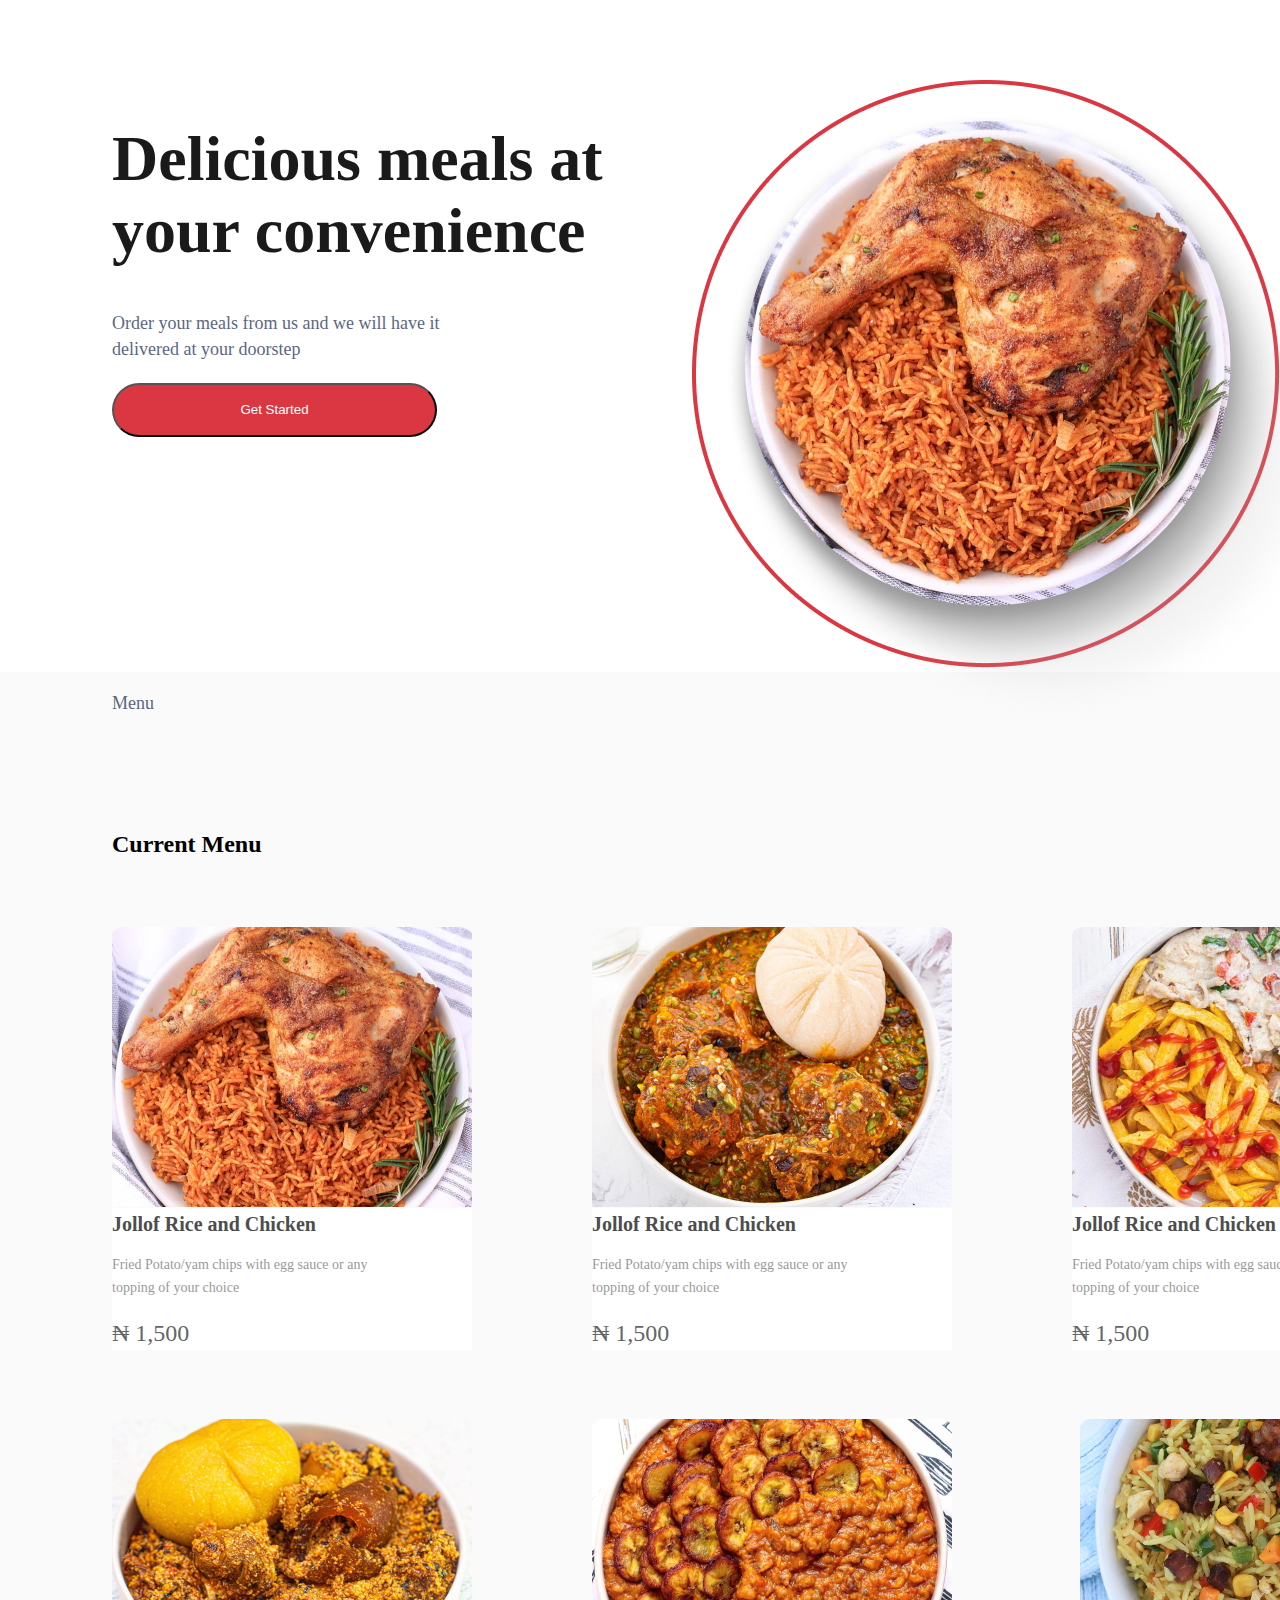
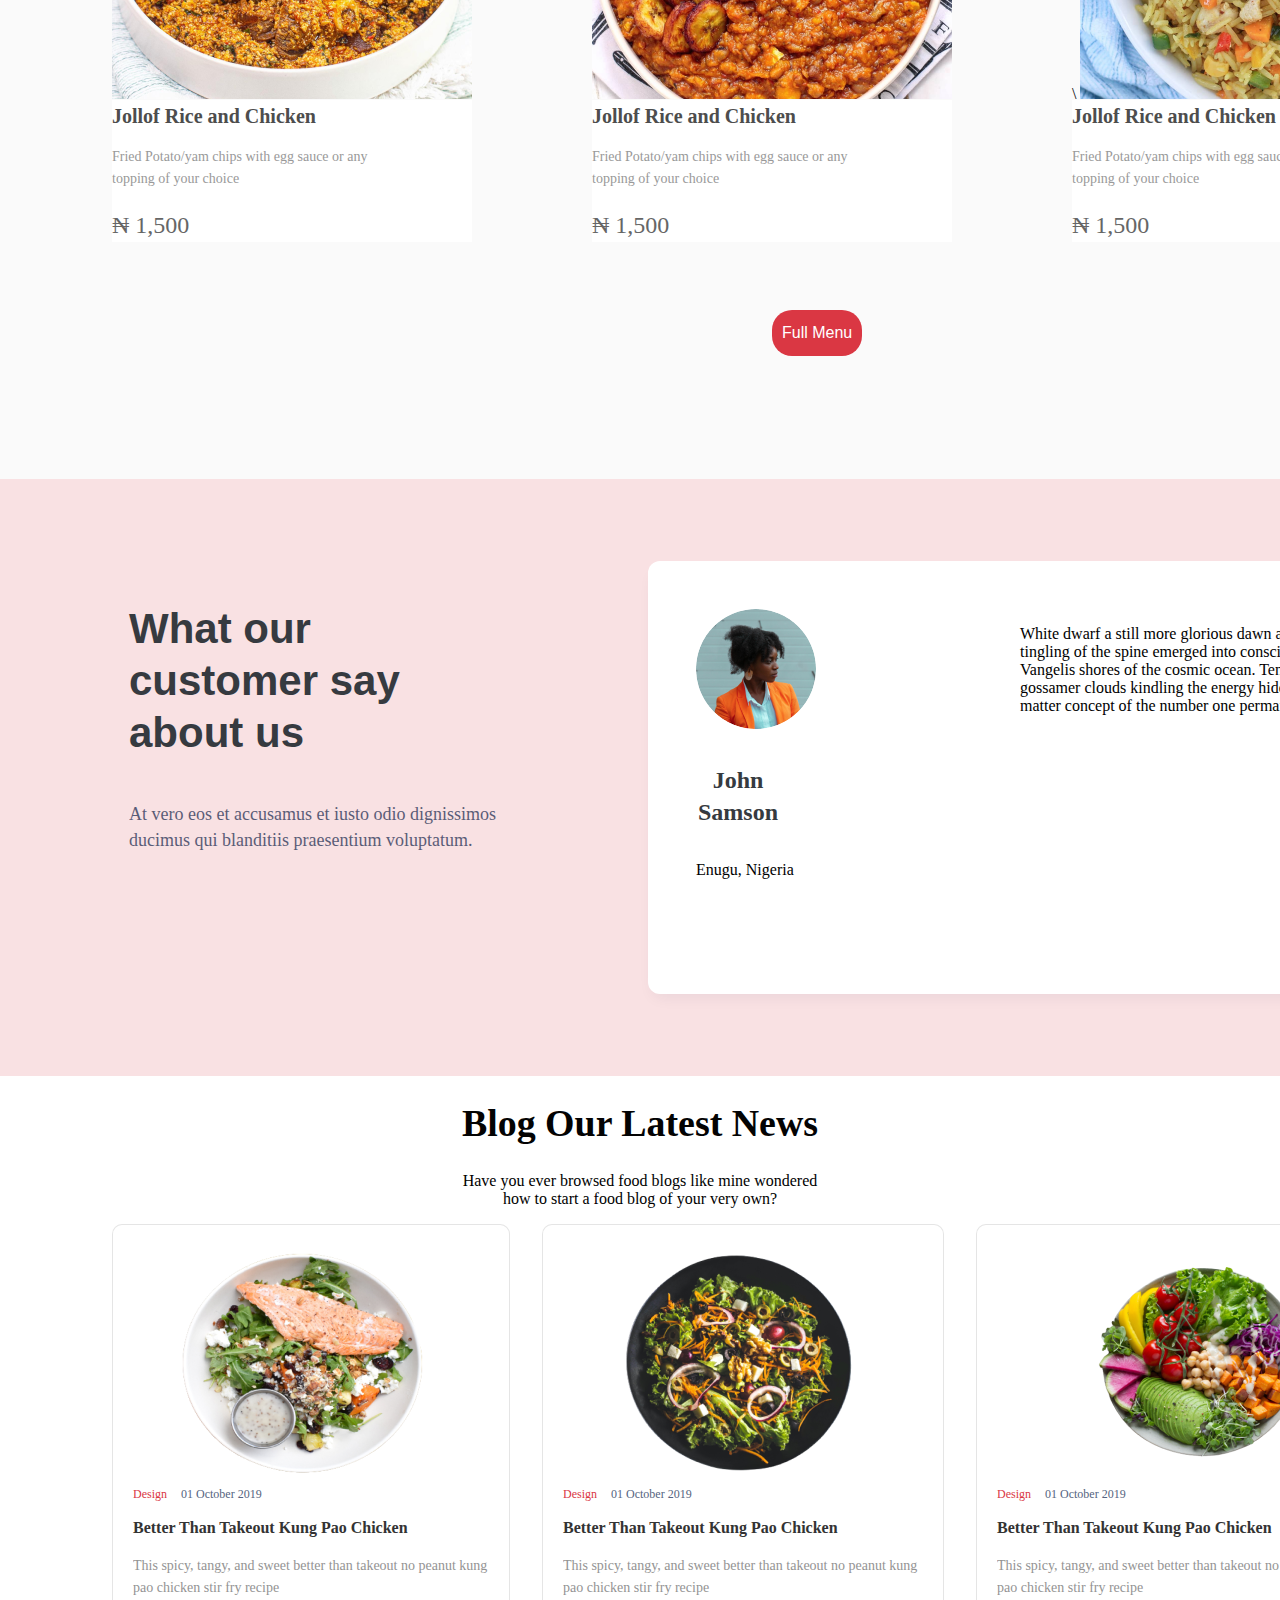
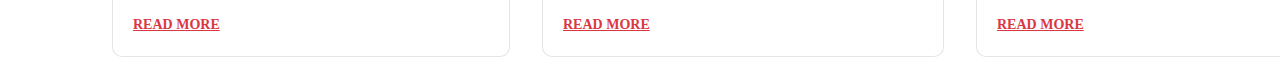
<file: Index.html>
<!DOCTYPE html>
<html lang="en">
<head>
    <meta charset="UTF-8">
    <meta http-equiv="X-UA-Compatible" content="IE=edge">
    <meta name="viewport" content="width=device-width, initial-scale=1.0">
    <title>Bezao task</title>
    <link rel="stylesheet" href="style.css">
</head>
<body>
    <div class="container">
        <div class="row-one">
            <div class="column-one">
                <h1>Delicious meals at your convenience</h1>
                <p>Order your meals from  us and we will have it delivered at your doorstep</p>
                <button> Get Started</button>
            </div>
            <div class="column-two">
                <img src="Image/Ellipse 1.png" alt="" class="image1">
                <img src="Image/Image1.png" alt="" class="image2">

            </div>
        </div>

            <div class="row-two">
               <div class="column-one"> <p>Menu</p></div> 
               <div class="column-two"></div>
               <div class="column-three"></div>

                <div class="column-one">
                <h2>Current Menu</h2>
                 </div>
                <div class="colum-two"></div>
                <div class="column-three"></div>
                
                    <div class="column-one">
                        <img src="Image/Image2.png" alt="">
                        <div class="alt">
                            <h1>Jollof Rice and Chicken</h1>
                            <p>Fried Potato/yam chips with egg sauce or any topping of your choice</p>
                            <h2> ₦ 1,500</h2>
                        </div>
                    </div>
                    <div class="column-two">
                        <img src="Image/Image3.png" alt="">
                        <div class="alt">
                            <h1>Jollof Rice and Chicken</h1>
                            <p>Fried Potato/yam chips with egg sauce or any topping of your choice</p>
                            <h2> ₦ 1,500</h2>
                        </div>
                    </div>
                    <div class="column-three">
                        <img src="Image/Image4.png" alt="">
                        <div class="alt">
                            <h1>Jollof Rice and Chicken</h1>
                            <p>Fried Potato/yam chips with egg sauce or any topping of your choice</p>
                            <h2> ₦ 1,500</h2>
                        </div>
                    </div>
                    

                   <div class="column-one">
                    <img src="Image/Image5.png" alt="">
                    <div class="alt">
                        <h1>Jollof Rice and Chicken</h1>
                        <p>Fried Potato/yam chips with egg sauce or any topping of your choice</p>
                        <h2> ₦ 1,500</h2>
                    </div>
                   </div>
                    <div class="column-two">
                        <img src="Image/Image6.png" alt="">
                        <div class="alt">
                            <h1>Jollof Rice and Chicken</h1>
                            <p>Fried Potato/yam chips with egg sauce or any topping of your choice</p>
                            <h2> ₦ 1,500</h2>
                        </div>
                    </div>
                    <div class="column-three">\
                        <img src="Image/Image7.png" alt="">
                        <div class="alt">
                            <h1>Jollof Rice and Chicken</h1>
                            <p>Fried Potato/yam chips with egg sauce or any topping of your choice</p>
                            <h2> ₦ 1,500</h2>
                        </div>
                    </div>
                <div class="column-one"></div>
                <div class="column-two center">
                    <button>Full Menu</button>
                </div>
                <div class="column-three"></div>
            </div>

            <div class="row-three">
                <div class="column-one">
                    <h3>What our customer say about us</h3>
                    <p>At vero eos et accusamus et iusto odio dignissimos ducimus qui blanditiis praesentium voluptatum.</p>
                  
                </div>
                <div class="column-two">
                    <div class="inner-column1">
                        <img src="Image/Image8.png" alt="" class="testimonial-image">
                        <h4>John Samson</h4>
                        <p>Enugu, Nigeria</p>
                    </div>
                    <div class="inner-column2">
                        <p>
                            White dwarf a still more glorious dawn awaits tingling of the spine emerged into consciousness Vangelis shores of the cosmic ocean. Tendrils of gossamer clouds kindling the energy hidden in matter concept of the number one permanence.
                        </p>
                    </div>
               

                </div>
            </div>

            <div class="row-four">
                <div class="heading">
                    <h1>Blog Our Latest News</h1>
                    <p>Have you ever browsed food blogs like mine wondered<br> how to start a food blog of your very own?</p>
                </div>
                <div class="sub-row">
                    <div class="column-one">
                        <img src="Image/Image9.png" alt="">
                        <div class="description">
                            <span class="pink">Design</span>
                            <span class="grey">01 October 2019</span>

                            <h1>Better Than Takeout Kung Pao Chicken</h1>
                            <p>This spicy, tangy, and sweet better than takeout no peanut kung pao chicken stir fry recipe </p>
                                <a href="">READ MORE</a>
                        </div>

                        
                    </div>
                    <div class="column-two">
                        <img src="Image/Image10.png" alt="">
                        <div class="description">
                            <span class="pink">Design</span>
                            <span class="grey">01 October 2019</span>

                            <h1>Better Than Takeout Kung Pao Chicken</h1>
                            <p>This spicy, tangy, and sweet better than takeout no peanut kung pao chicken stir fry recipe </p>
                                <a href="">READ MORE</a>
                        </div>
                    </div>
                    <div class="column-three">
                        <img src="Image/Image11.png" alt="">
                        <div class="description">
                            <span class="pink">Design</span>
                            <span class="grey">01 October 2019</span>

                            <h1>Better Than Takeout Kung Pao Chicken</h1>
                            <p>This spicy, tangy, and sweet better than takeout no peanut kung pao chicken stir fry recipe </p>
                                <a href="">READ MORE</a>
                        </div>
                    </div>
                </div>
                <div class="footer">
                    <div class="row-5">
                        <div class="column-one"></div>
                        <div class="column0fuve"></div>
                    </div>
                </div>

            </div>
      
    </div>
</body>
</html>
</file>
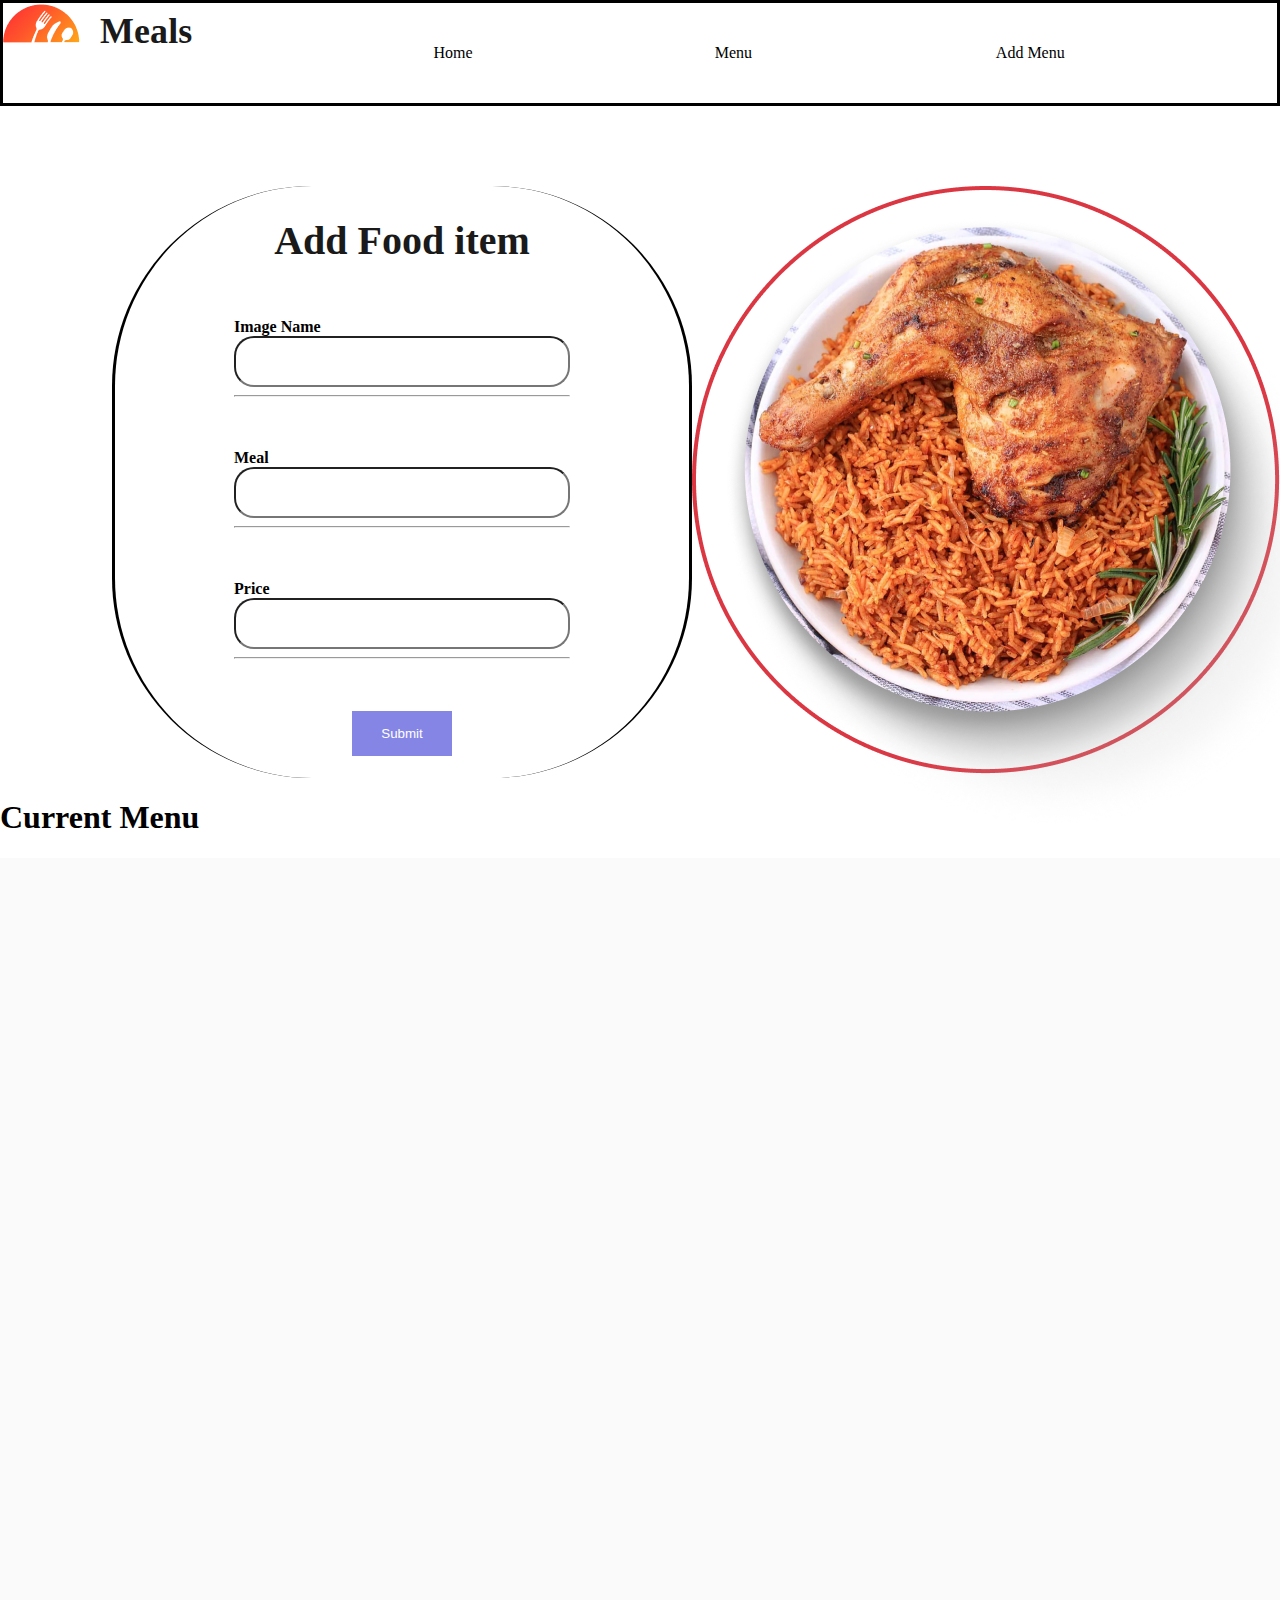
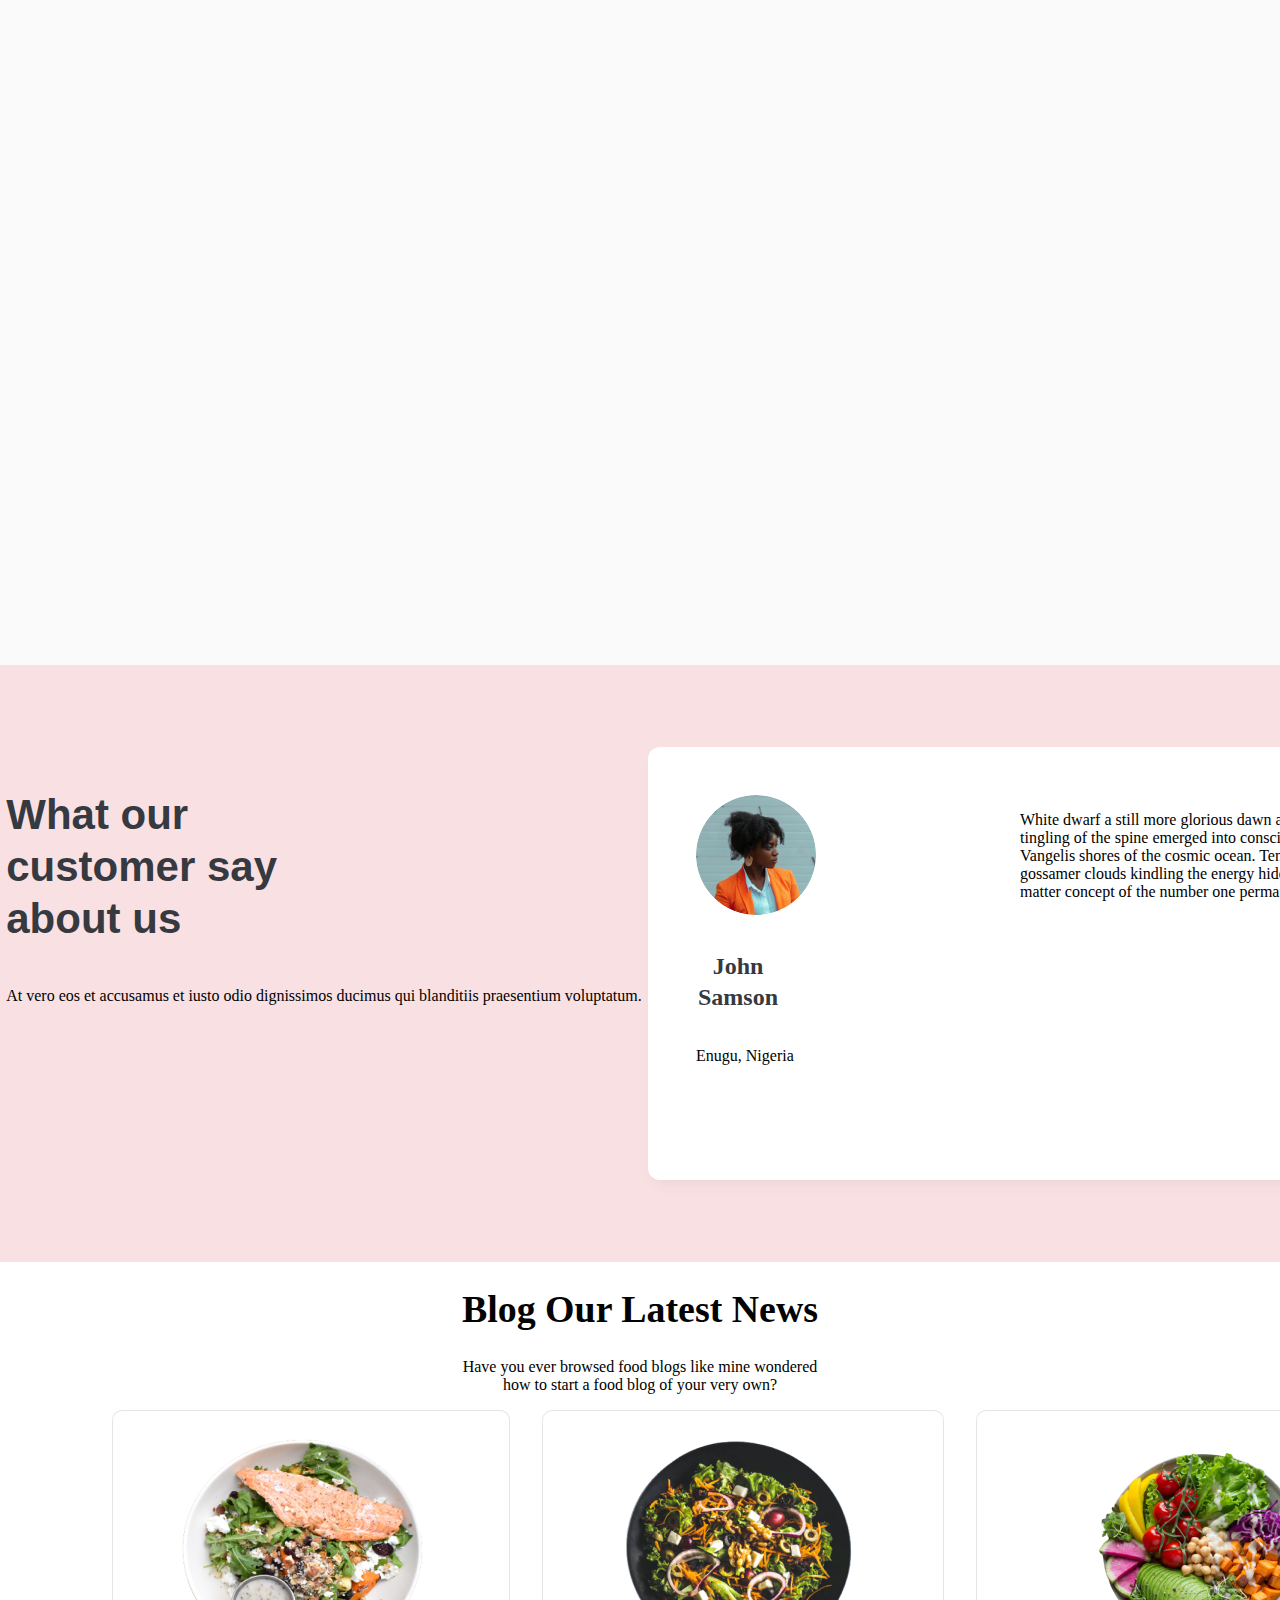
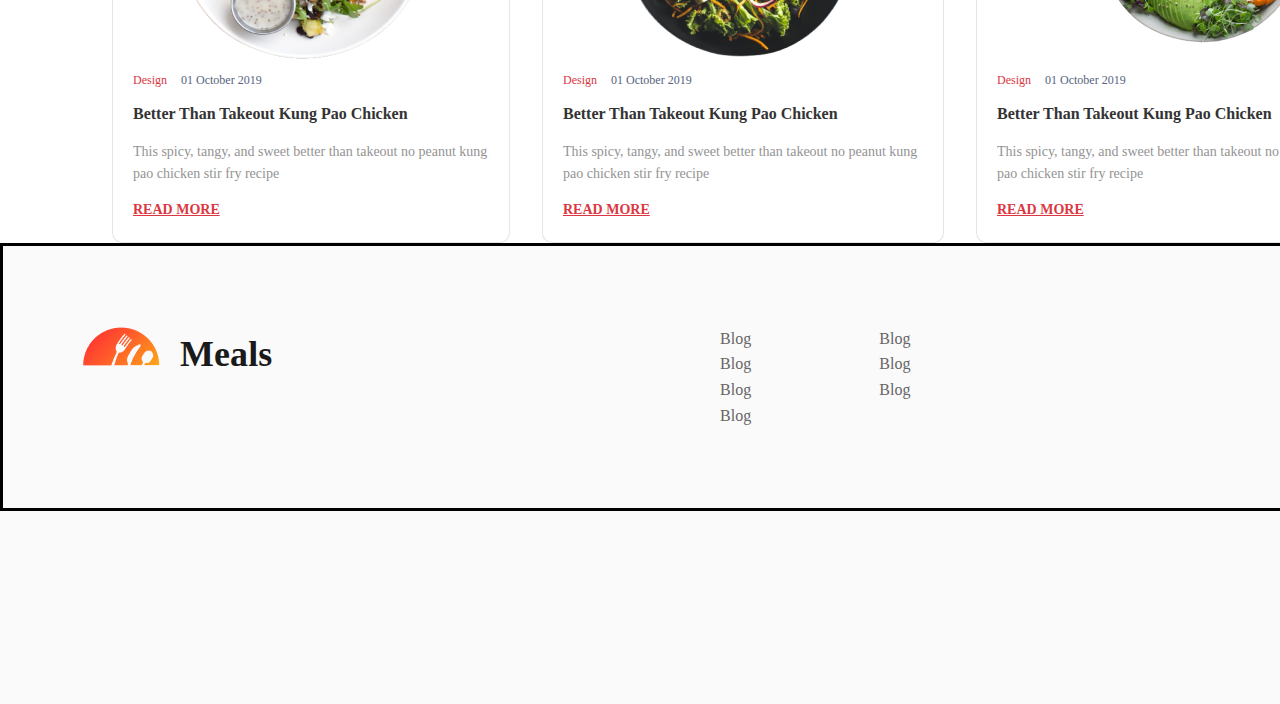
<file: Frontend2/Index.html>
<!DOCTYPE html>
<html lang="en">
<head>
    <meta charset="UTF-8">
    <meta http-equiv="X-UA-Compatible" content="IE=edge">
    <meta name="viewport" content="width=device-width, initial-scale=1.0">
    <title>Bezao task</title>
    <link rel="stylesheet" href="style.css">
</head>
<body>
    <div class="container">
        <div class="header">
            <div class="logo">
                <img src="Image/Image12.png" alt="">
                <span class="footer-meals">Meals</span>

            </div>
            <div class="nav">
              
                  <div><span>Home</span></div>
                  <div><span>Menu</span></div>
                  <div><span>Add Menu</span></div>
            </div>

             
        </div>

        <div class="row-one">
            <div class="column-one">
                <h1>Add Food item</h1>
               
                    <div class="one">
                    <label for="">Image Name</label><br>
                    <input type="text" name="Image" id="ImageName"><br>
                <hr>
                </div>

                <div class="one">
                    <label for="">Meal</label><br>
                    <input type="text" name="Image" id="Meal"><br>
                <hr>
                </div>

                <div class="one">
                    <label for="">Price</label><br>
                    <input type="text" name="Image" id="price"><br>
               <hr>
                </div>
                <div class="one">
                    <button onclick="submit()">Submit</button>
                </div>
               
            </div>
            <div class="column-two">
                <img src="Image/Ellipse 1.png" alt="" class="image1">
                <img src="Image/Image1.png" alt="" class="image2">

            </div>
        </div>
                <h1>Current Menu</h1>
            <div class="row-two" id="menurow">
               
            </div>
        

            <div class="row-three">
                <div class="column-one">
                    <h3>What our customer say about us</h3>
                    <p>At vero eos et accusamus et iusto odio dignissimos ducimus qui blanditiis praesentium voluptatum.</p>
                  
                </div>
                <div class="column-two">
                    <div class="inner-column1">
                        <img src="Image/Image8.png" alt="" class="testimonial-image">
                        <h4>John Samson</h4>
                        <p>Enugu, Nigeria</p>
                    </div>
                    <div class="inner-column2">
                        <p>
                            White dwarf a still more glorious dawn awaits tingling of the spine emerged into consciousness Vangelis shores of the cosmic ocean. Tendrils of gossamer clouds kindling the energy hidden in matter concept of the number one permanence.
                        </p>
                    </div>
               

                </div>
            </div>

            <div class="row-four">
                <div class="heading">
                    <h1>Blog Our Latest News</h1>
                    <p>Have you ever browsed food blogs like mine wondered<br> how to start a food blog of your very own?</p>
                </div>
                <div class="sub-row">
                    <div class="column-one">
                        <img src="Image/Image9.png" alt="">
                        <div class="description">
                            <span class="pink">Design</span>
                            <span class="grey">01 October 2019</span>

                            <h1>Better Than Takeout Kung Pao Chicken</h1>
                            <p>This spicy, tangy, and sweet better than takeout no peanut kung pao chicken stir fry recipe </p>
                                <a href="">READ MORE</a>
                        </div>

                        
                    </div>
                    <div class="column-two">
                        <img src="Image/Image10.png" alt="">
                        <div class="description">
                            <span class="pink">Design</span>
                            <span class="grey">01 October 2019</span>

                            <h1>Better Than Takeout Kung Pao Chicken</h1>
                            <p>This spicy, tangy, and sweet better than takeout no peanut kung pao chicken stir fry recipe </p>
                                <a href="">READ MORE</a>
                        </div>
                    </div>
                    <div class="column-three">
                        <img src="Image/Image11.png" alt="">
                        <div class="description">
                            <span class="pink">Design</span>
                            <span class="grey">01 October 2019</span>

                            <h1>Better Than Takeout Kung Pao Chicken</h1>
                            <p>This spicy, tangy, and sweet better than takeout no peanut kung pao chicken stir fry recipe </p>
                                <a href="">READ MORE</a>
                        </div>
                    </div>
                </div>
                <div class="footer">
                    <div class="row-five">
                        <div class="column-one"> 
                            <img src="Image/Image12.png" alt="">
                            <span class="footer-meals">Meals</span>
                        </div>


                        <div class="column-two links">
                            <div class="link">
                                <a href=""> Blog</a>
                                <br>
                                <a href="">Blog</a>
                                <br>
                                <a href="">Blog</a>
                                <br>
                                <a href="">Blog</a>
                                <br>

                            </div>
                            <div class="linktwo">
                                <a href=""> Blog</a>
                                <br>
                                <a href="">Blog</a>
                                <br>
                                <a href="">Blog</a>
                                <br>

                            </div>
                        </div>
                        <div class="column-two"></div>
                    </div>
                </div>

            </div>
      
    </div>
  <script src="index.js"></script>
</body>
</html>
</file>
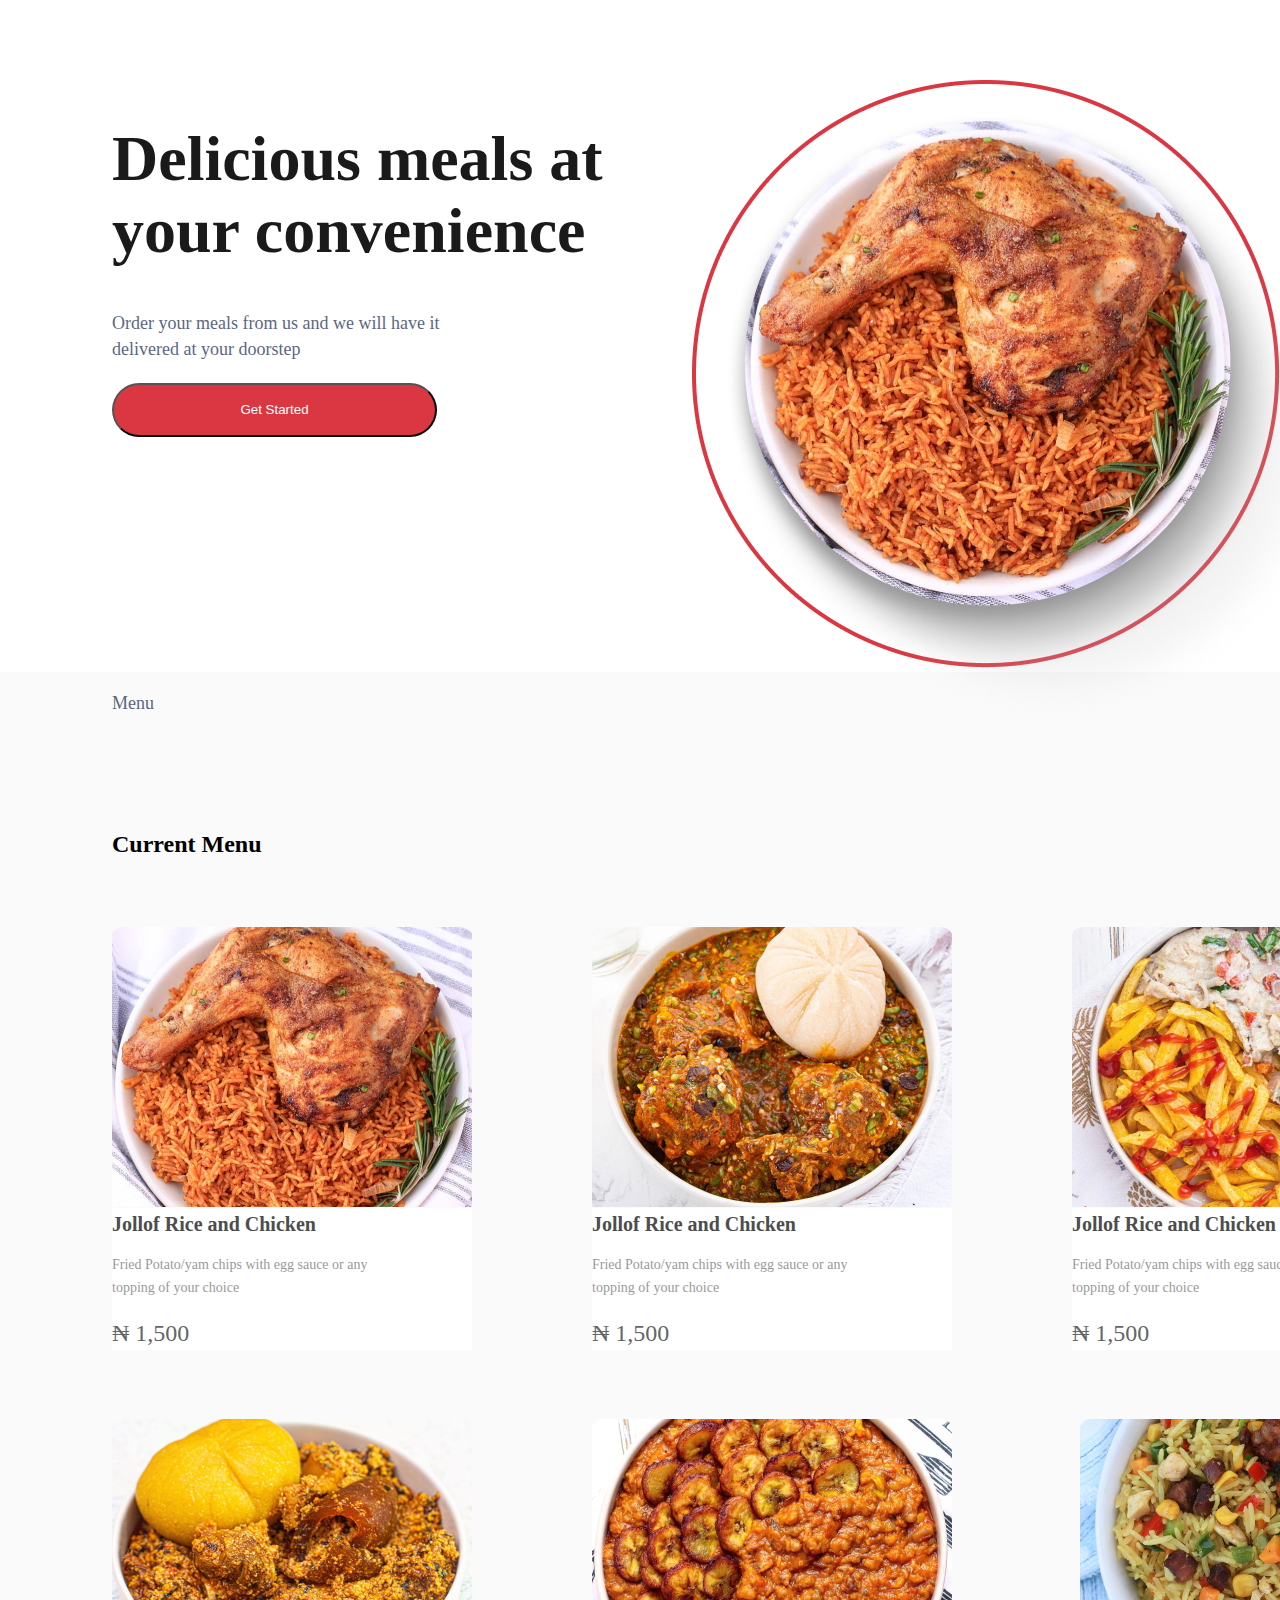
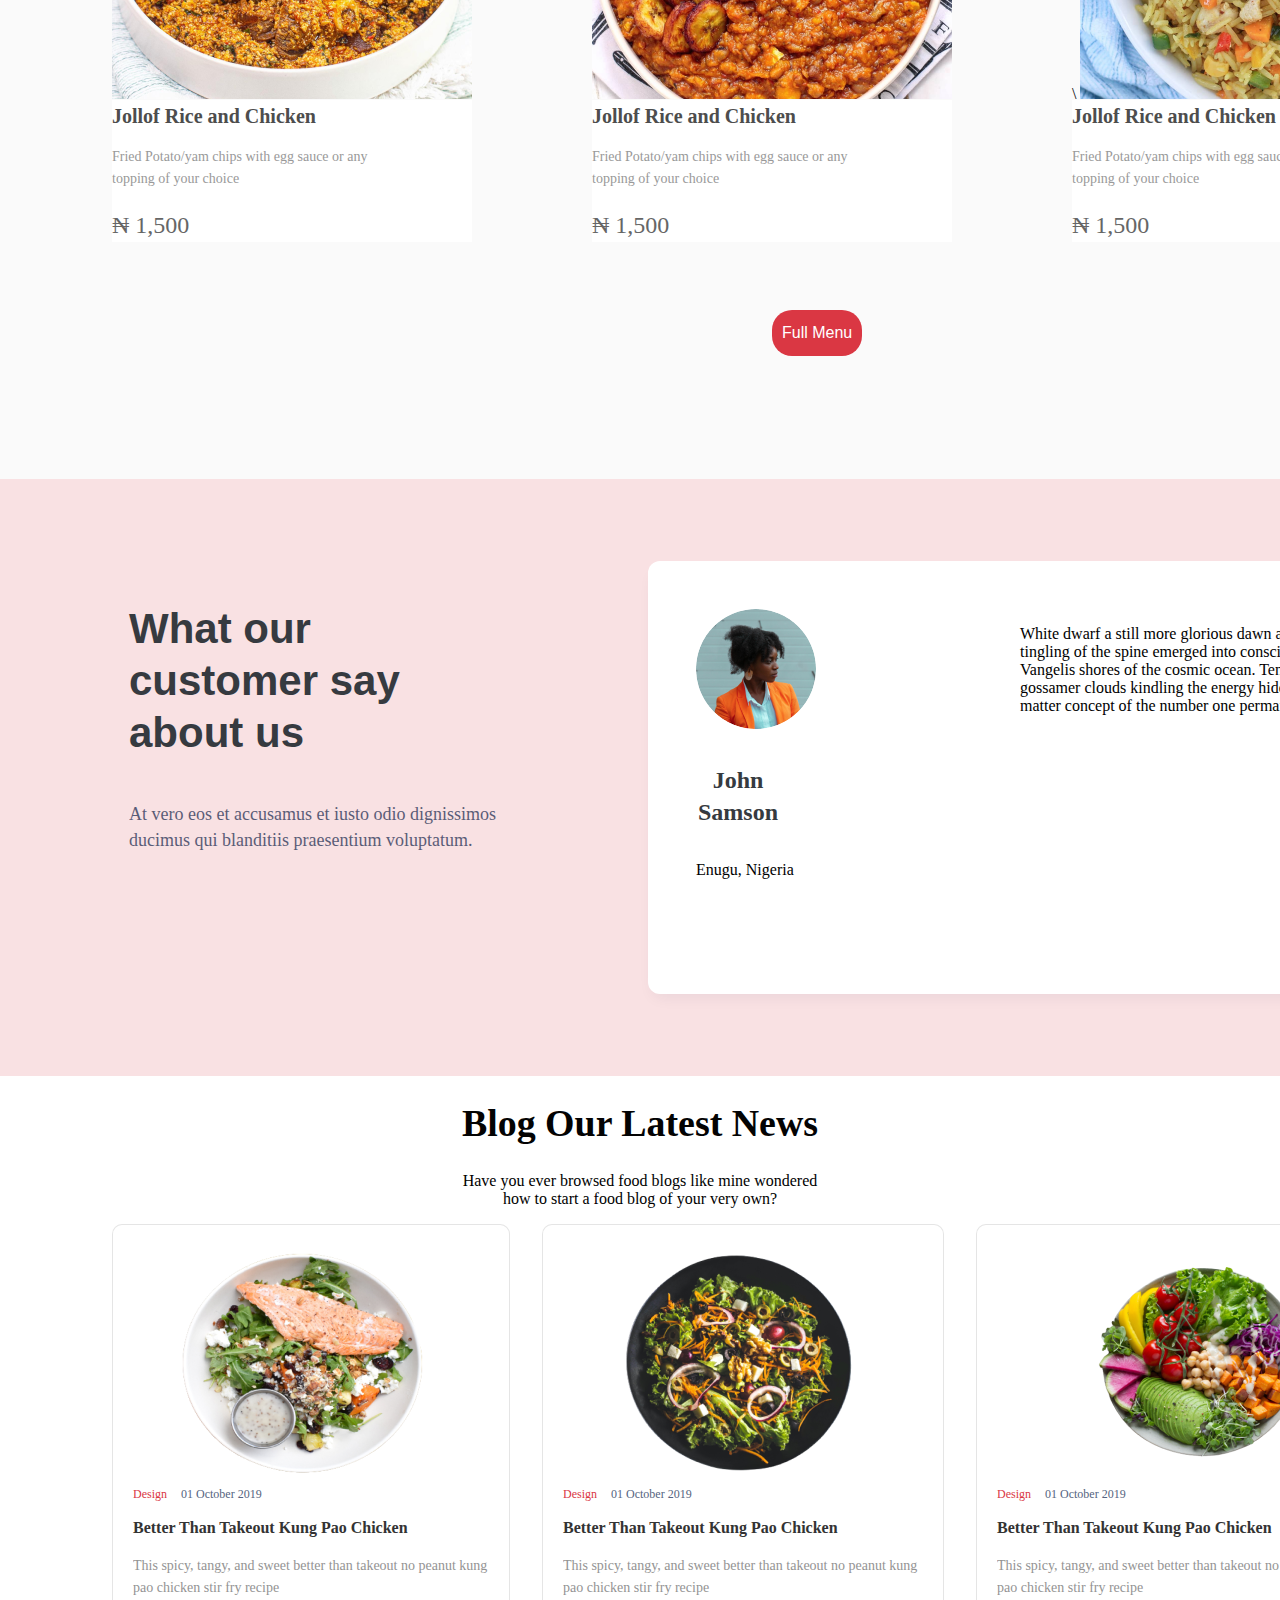
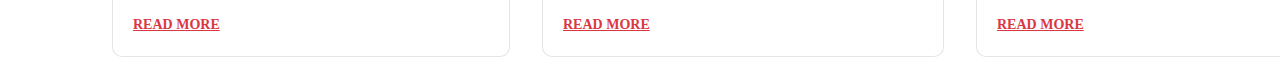
<file: Task one.html>
<!DOCTYPE html>
<html lang="en">
<head>
    <meta charset="UTF-8">
    <meta http-equiv="X-UA-Compatible" content="IE=edge">
    <meta name="viewport" content="width=device-width, initial-scale=1.0">
    <title>Bezao task</title>
    <link rel="stylesheet" href="style.css">
</head>
<body>
    <div class="container">
        <div class="row-one">
            <div class="column-one">
                <h1>Delicious meals at your convenience</h1>
                <p>Order your meals from  us and we will have it delivered at your doorstep</p>
                <button> Get Started</button>
            </div>
            <div class="column-two">
                <img src="Ellipse 1.png" alt="" class="image1">
                <img src="Image1.png" alt="" class="image2">

            </div>
        </div>

            <div class="row-two">
               <div class="column-one"> <p>Menu</p></div> 
               <div class="column-two"></div>
               <div class="column-three"></div>

                <div class="column-one">
                <h2>Current Menu</h2>
                 </div>
                <div class="colum-two"></div>
                <div class="column-three"></div>
                
                    <div class="column-one">
                        <img src="Image2.png" alt="">
                        <div class="alt">
                            <h1>Jollof Rice and Chicken</h1>
                            <p>Fried Potato/yam chips with egg sauce or any topping of your choice</p>
                            <h2> ₦ 1,500</h2>
                        </div>
                    </div>
                    <div class="column-two">
                        <img src="Image3.png" alt="">
                        <div class="alt">
                            <h1>Jollof Rice and Chicken</h1>
                            <p>Fried Potato/yam chips with egg sauce or any topping of your choice</p>
                            <h2> ₦ 1,500</h2>
                        </div>
                    </div>
                    <div class="column-three">
                        <img src="Image4.png" alt="">
                        <div class="alt">
                            <h1>Jollof Rice and Chicken</h1>
                            <p>Fried Potato/yam chips with egg sauce or any topping of your choice</p>
                            <h2> ₦ 1,500</h2>
                        </div>
                    </div>
                    

                   <div class="column-one">
                    <img src="Image5.png" alt="">
                    <div class="alt">
                        <h1>Jollof Rice and Chicken</h1>
                        <p>Fried Potato/yam chips with egg sauce or any topping of your choice</p>
                        <h2> ₦ 1,500</h2>
                    </div>
                   </div>
                    <div class="column-two">
                        <img src="Image6.png" alt="">
                        <div class="alt">
                            <h1>Jollof Rice and Chicken</h1>
                            <p>Fried Potato/yam chips with egg sauce or any topping of your choice</p>
                            <h2> ₦ 1,500</h2>
                        </div>
                    </div>
                    <div class="column-three">\
                        <img src="Image7.png" alt="">
                        <div class="alt">
                            <h1>Jollof Rice and Chicken</h1>
                            <p>Fried Potato/yam chips with egg sauce or any topping of your choice</p>
                            <h2> ₦ 1,500</h2>
                        </div>
                    </div>
                <div class="column-one"></div>
                <div class="column-two center">
                    <button>Full Menu</button>
                </div>
                <div class="column-three"></div>
            </div>

            <div class="row-three">
                <div class="column-one">
                    <h3>What our customer say about us</h3>
                    <p>At vero eos et accusamus et iusto odio dignissimos ducimus qui blanditiis praesentium voluptatum.</p>
                  
                </div>
                <div class="column-two">
                    <div class="inner-column1">
                        <img src="Image8.png" alt="" class="testimonial-image">
                        <h4>John Samson</h4>
                        <p>Enugu, Nigeria</p>
                    </div>
                    <div class="inner-column2">
                        <p>
                            White dwarf a still more glorious dawn awaits tingling of the spine emerged into consciousness Vangelis shores of the cosmic ocean. Tendrils of gossamer clouds kindling the energy hidden in matter concept of the number one permanence.
                        </p>
                    </div>
               

                </div>
            </div>

            <div class="row-four">
                <div class="heading">
                    <h1>Blog Our Latest News</h1>
                    <p>Have you ever browsed food blogs like mine wondered<br> how to start a food blog of your very own?</p>
                </div>
                <div class="sub-row">
                    <div class="column-one">
                        <img src="Image9.png" alt="">
                        <div class="description">
                            <span class="pink">Design</span>
                            <span class="grey">01 October 2019</span>

                            <h1>Better Than Takeout Kung Pao Chicken</h1>
                            <p>This spicy, tangy, and sweet better than takeout no peanut kung pao chicken stir fry recipe </p>
                                <a href="">READ MORE</a>
                        </div>

                        
                    </div>
                    <div class="column-two">
                        <img src="Image10.png" alt="">
                        <div class="description">
                            <span class="pink">Design</span>
                            <span class="grey">01 October 2019</span>

                            <h1>Better Than Takeout Kung Pao Chicken</h1>
                            <p>This spicy, tangy, and sweet better than takeout no peanut kung pao chicken stir fry recipe </p>
                                <a href="">READ MORE</a>
                        </div>
                    </div>
                    <div class="column-three">
                        <img src="Image11.png" alt="">
                        <div class="description">
                            <span class="pink">Design</span>
                            <span class="grey">01 October 2019</span>

                            <h1>Better Than Takeout Kung Pao Chicken</h1>
                            <p>This spicy, tangy, and sweet better than takeout no peanut kung pao chicken stir fry recipe </p>
                                <a href="">READ MORE</a>
                        </div>
                    </div>
                </div>
                <div class="footer">
                    <div class="row-5">
                        <div class="column-one"></div>
                        <div class="column0fuve"></div>
                    </div>
                </div>

            </div>
      
    </div>
</body>
</html>
</file>
<file: style.css>
body {
    margin: 0;
}
.container {
    background: white;

}
.row-one  {
    display:grid;
  background: #FFFFFF;
  grid-template-columns: 1fr 1fr;
  padding-top: 5rem;
  padding-left: 7rem;
}
.column-one>h1 {
    height: 144px;
    width: 551px;
    font-family: Cambria, Cochin, Georgia, Times, 'Times New Roman', serif;;
    font-style: normal;
    font-weight: 700;
    font-size: 64px;
    line-height: 112%;
    color: #1A1A1A;
    flex: none;
    order: 0;
    flex-grow: 0;

}
.column-one >p {
    width: 390px;
height: 55px;

font-family: 'Lato';
font-style: normal;
font-weight: 400;
font-size: 18px;
line-height: 145%;
/* or 26px */


color: #13254A;

mix-blend-mode: normal;
opacity: 0.7;

/* Inside auto layout */

flex: none;
order: 1;
flex-grow: 0;
   
    
}
.column-one>button {
    display: flex;
flex-direction: row;
justify-content: center;
align-items: center;
padding: 0px 16px;
gap: 16px;

position: absolute;
width: 325px;
height: 54px;
color:white;

background: #DA3743;
border-radius: 30px;

}

.row-one>.column-two {
    position: relative;
    top: 0;
    left: 0;
}
.image1 {
    position: relative;
  top: 0;
  left: 0;

}
.image2 {
    position: absolute;
    left: 2rem;
    top:2rem;

}

/*Css styles for row 2 */
.row-two {
    width: 1440px;
height: 1407px;
    background: #FAFAFA;
    padding-left: 7rem;
    display: grid;
    grid-template-columns: 2fr 2fr 2fr;
    

}
.alt {
    background: white;
    max-width: 360px;
    margin-top: -1rem;
    padding: 0;
}

.alt>h1 {
    width: 300px;
height: 32px;

/* HeadingMedium - H6/20/Bold */

font-family: 'Lato';
font-style: normal;
font-weight: 700;
font-size: 20px;
line-height: 160%;
/* identical to box height, or 32px */


/* Brainstorming Black/Tints/700 */

color: #4D4D4D;


/* Inside auto layout */

flex: none;
order: 0;
flex-grow: 0;
}
.alt>p {
    width: 300px;
height: 44px;

/* BodySmall/14/Book */

font-family: 'Lato';
font-style: normal;
font-weight: 400;
font-size: 14px;
line-height: 160%;
/* or 22px */


/* Brainstorming Black/Tints/400 */

color: #999999;


/* Inside auto layout */

flex: none;
order: 1;
flex-grow: 0;
}
.alt>h2 {
    width: 93px;
height: 32px;

/* HeadingLarge - H5/24/Medium */

font-family: 'Lato';
font-style: normal;
font-weight: 500;
font-size: 24px;
line-height: 132%;
/* identical to box height, or 32px */


/* Brainstorming Black/Tints/500 */

color: #666666;


/* Inside auto layout */

flex: none;
order: 0;
flex-grow: 0;
}
.center>button {
    background: #DA3743;   
font-family: 'Trebuchet MS', 'Lucida Sans Unicode', 'Lucida Grande', 'Lucida Sans', Arial, sans-serif;
font-style: normal;
font-weight: 500;
font-size: 16px;
line-height: 160%;
border-radius: 20px;
padding: 10px;
color: white;
border: none;


}
.center {
    width: 120px;
    height: 120px;
   margin: 0 auto;

}

/*Styling of third row*/
.row-three {
    background: #DA374326;
    width:1440px;
    height: 597px;
    display: grid;
    grid-template-columns: 1fr 1fr;
    align-content: center;
    justify-content: center;

}
.row-three>.column-one {
    margin: 0 auto;


}
.row-three>.column-two {
    background: white;
    padding: 3rem;
    display: grid;
    grid-template-columns: 1fr 1fr;
    width: 648px;
    height: 337px;
    box-shadow: 0px 8px 16px -6px rgba(24, 39, 75, 0.08);
border-radius: 12px;
margin-right: 3rem;
   
} 
.column-one>h3 {


font-family: Impact, Haettenschweiler, 'Arial Narrow Bold', sans-serif;
font-style: normal;
font-weight: 700;
font-size: 42px;
line-height: 124%;
width: 300px;

color: #363A40;

}
.inner-column1>h4 {
    width: 84px;
height: 64px;

/* HeadingLarge - H5/24/Bold */

font-family: 'Lato';
font-style: normal;
font-weight: 700;
font-size: 24px;
line-height: 132%;
/* or 32px */

text-align: center;

/* Fill/Black/100% */

color: #363A40;


/* Inside auto layout */

flex: none;
order: 1;
flex-grow: 0;

}
.testimonial-image {
    border-radius: 100px;
}

/*styling row4*/
.heading>h1 {
font-family: Cambria, Cochin, Georgia, Times, 'Times New Roman', serif;
font-style: normal;
font-weight: 600;
font-size: 37.9px;
line-height: 120%;
/* or 45px */


/* Primary Black */

color: #030303;
text-align: center;

}
.heading>p {
 text-align: center;
}
.sub-row {
    display: grid;
    grid-template-columns: 1fr 1fr 1fr;
    margin-left: 7rem;
    grid-gap: 2rem;
}
.sub-row>.column-one, .sub-row>.column-two, .sub-row>.column-three  {
    background: #FFFFFF;
border: 1px solid rgba(0, 0, 0, 0.1);
border-radius: 10px;
padding: 20px;

/* Inside auto layout */

flex: none;
order: 0;
flex-grow: 0;
}
.pink {
    font-family: 'Lato';
font-style: normal;
font-weight: 400;
font-size: 12px;
line-height: 160%;
/* or 19px */

text-align: right;

color: #DA3743;


/* Inside auto layout */

flex: none;
order: 0;
flex-grow: 0;
}

.grey {
    font-family: 'Lato';
    margin-left: 10px;
font-style: normal;
font-weight: 400;
font-size: 12px;
line-height: 160%;
/* or 19px */

text-align: right;

color: #556480;


/* Inside auto layout */

flex: none;
order: 1;
flex-grow: 0;
}
.description>h1 {
    font-family: 'Lato';
font-style: normal;
font-weight: 700;
font-size: 16px;
line-height: 160%;
/* identical to box height, or 26px */


/* Brainstorming Black/Tints/800 */

color: #333333;


/* Inside auto layout */

flex: none;
order: 1;
flex-grow: 0;
}
.description>p {
    font-family: 'Lato';
font-style: normal;
font-weight: 400;
font-size: 14px;
line-height: 160%;
/* or 22px */


/* Brainstorming Black/Tints/600 */

color: #666666;

opacity: 0.7;

/* Inside auto layout */

flex: none;
order: 1;
flex-grow: 0;
}
.description>a {
    font-family: 'Lato';
font-style: normal;
font-weight: 700;
font-size: 14px;
line-height: 160%;
/* or 22px */


color: #DA3743;


/* Inside auto layout */

flex: none;
order: 1;
flex-grow: 0;
}
</file>
<file: Frontend2/style.css>
body {
    margin: 0;
}
.container {
    background: white;

}

/*styling of header*/
.header {
    display: grid;
    grid-template-columns: 1fr 3fr;
  
    background: #ffffff;
    border: solid;
    box-shadow: #030303;
    height: 100px;
}
.nav {
    display: grid;
    grid-template-columns: 1fr 1fr 1fr;
   align-items: center;
   margin-left:7rem;
   
}



.register {
    display: flex;
    flex-direction: column;
    justify-content: center;
    align-items: center;
    padding: 0px 24px;
    gap: 16px;
    
    width: 157px;
    height: 54px;
    
    background: #DA3743;
    border-radius: 30px;
    
    /* Inside auto layout */
    
    flex: none;
    order: 3;
    flex-grow: 0;

}
.row-one  {
    display:grid;
  background: #FFFFFF;
  grid-template-columns: 1fr 1fr;
  padding-top: 5rem;
  padding-left: 7rem;
}
.row-one>.column-one {
    display: grid;
    justify-items: center;
    align-items: center;
    border-right: solid;
    border-left: solid;
    border-radius: 200px;
 
}
.column-one>h1 {
    font-family: Cambria, Cochin, Georgia, Times, 'Times New Roman', serif;;
    font-style: normal;
    font-weight: 700;
    font-size: 40px;
    line-height: 112%;
    color: #1A1A1A;
    flex: none;
    order: 0;
    flex-grow: 0;

}
label {
    font-family: 'Times New Roman', Times, serif;
    font-size: 16px;
    font-weight: bolder;
}
input {
    width: 300px;
    padding: 1rem;
    border-radius: 20px;
}
.one {
    padding: 1rem;

}

.one>button {
color:white;

background: rgb(133, 133, 230);
text-align: center;
margin: auto;
padding: 15px;
width: 100px;
border: none;

}



.row-one>.column-two {
    position: relative;
    top: 0;
    left: 0;
}
.image1 {
    position: relative;
  top: 0;
  left: 0;

}
.image2 {
    position: absolute;
    left: 2rem;
    top:2rem;

}

/*Css styles for row 2 */
.row-two {
    width: 1440px;
height: 1407px;
    background: #FAFAFA;
    padding-left: 7rem;
    display: grid;
    grid-template-columns: 2fr 2fr 2fr;
    

}
.alt {
    background: white;
    max-width: 360px;
    margin-top: -1rem;
    padding: 0;
}

.alt>h1 {
    width: 300px;
height: 32px;

/* HeadingMedium - H6/20/Bold */

font-family: 'Lato';
font-style: normal;
font-weight: 700;
font-size: 20px;
line-height: 160%;
/* identical to box height, or 32px */


/* Brainstorming Black/Tints/700 */

color: #4D4D4D;


/* Inside auto layout */

flex: none;
order: 0;
flex-grow: 0;
}
.alt>p {
    width: 300px;
height: 44px;

/* BodySmall/14/Book */

font-family: 'Lato';
font-style: normal;
font-weight: 400;
font-size: 14px;
line-height: 160%;
/* or 22px */


/* Brainstorming Black/Tints/400 */

color: #999999;


/* Inside auto layout */

flex: none;
order: 1;
flex-grow: 0;
}
.alt>h2 {
    width: 93px;
height: 32px;

/* HeadingLarge - H5/24/Medium */

font-family: 'Lato';
font-style: normal;
font-weight: 500;
font-size: 24px;
line-height: 132%;
/* identical to box height, or 32px */


/* Brainstorming Black/Tints/500 */

color: #666666;


/* Inside auto layout */

flex: none;
order: 0;
flex-grow: 0;
}
.center>button {
    background: #DA3743;   
font-family: 'Trebuchet MS', 'Lucida Sans Unicode', 'Lucida Grande', 'Lucida Sans', Arial, sans-serif;
font-style: normal;
font-weight: 500;
font-size: 16px;
line-height: 160%;
border-radius: 20px;
padding: 10px;
color: white;
border: none;


}
.center {
    width: 120px;
    height: 120px;
   margin: 0 auto;

}

/*Styling of third row*/
.row-three {
    background: #DA374326;
    width:1440px;
    height: 597px;
    display: grid;
    grid-template-columns: 1fr 1fr;
    align-content: center;
    justify-content: center;

}
.row-three>.column-one {
    margin: 0 auto;


}
.row-three>.column-two {
    background: white;
    padding: 3rem;
    display: grid;
    grid-template-columns: 1fr 1fr;
    width: 648px;
    height: 337px;
    box-shadow: 0px 8px 16px -6px rgba(24, 39, 75, 0.08);
border-radius: 12px;
margin-right: 3rem;
   
} 
.column-one>h3 {


font-family: Impact, Haettenschweiler, 'Arial Narrow Bold', sans-serif;
font-style: normal;
font-weight: 700;
font-size: 42px;
line-height: 124%;
width: 300px;

color: #363A40;

}
.inner-column1>h4 {
    width: 84px;
height: 64px;

/* HeadingLarge - H5/24/Bold */

font-family: 'Lato';
font-style: normal;
font-weight: 700;
font-size: 24px;
line-height: 132%;
/* or 32px */

text-align: center;

/* Fill/Black/100% */

color: #363A40;


/* Inside auto layout */

flex: none;
order: 1;
flex-grow: 0;

}
.testimonial-image {
    border-radius: 100px;
}

/*styling row4*/
.heading>h1 {
font-family: Cambria, Cochin, Georgia, Times, 'Times New Roman', serif;
font-style: normal;
font-weight: 600;
font-size: 37.9px;
line-height: 120%;
/* or 45px */


/* Primary Black */

color: #030303;
text-align: center;

}
.heading>p {
 text-align: center;
}
.sub-row {
    display: grid;
    grid-template-columns: 1fr 1fr 1fr;
    margin-left: 7rem;
    grid-gap: 2rem;
}
.sub-row>.column-one, .sub-row>.column-two, .sub-row>.column-three  {
    background: #FFFFFF;
border: 1px solid rgba(0, 0, 0, 0.1);
border-radius: 10px;
padding: 20px;

/* Inside auto layout */

flex: none;
order: 0;
flex-grow: 0;
}
.pink {
    font-family: 'Lato';
font-style: normal;
font-weight: 400;
font-size: 12px;
line-height: 160%;
/* or 19px */

text-align: right;

color: #DA3743;


/* Inside auto layout */

flex: none;
order: 0;
flex-grow: 0;
}

.grey {
    font-family: 'Lato';
    margin-left: 10px;
font-style: normal;
font-weight: 400;
font-size: 12px;
line-height: 160%;
/* or 19px */

text-align: right;

color: #556480;


/* Inside auto layout */

flex: none;
order: 1;
flex-grow: 0;
}
.description>h1 {
    font-family: 'Lato';
font-style: normal;
font-weight: 700;
font-size: 16px;
line-height: 160%;
/* identical to box height, or 26px */


/* Brainstorming Black/Tints/800 */

color: #333333;


/* Inside auto layout */

flex: none;
order: 1;
flex-grow: 0;
}
.description>p {
    font-family: 'Lato';
font-style: normal;
font-weight: 400;
font-size: 14px;
line-height: 160%;
/* or 22px */


/* Brainstorming Black/Tints/600 */

color: #666666;

opacity: 0.7;

/* Inside auto layout */

flex: none;
order: 1;
flex-grow: 0;
}
.description>a {
    font-family: 'Lato';
font-style: normal;
font-weight: 700;
font-size: 14px;
line-height: 160%;
/* or 22px */


color: #DA3743;


/* Inside auto layout */

flex: none;
order: 1;
flex-grow: 0;
}

/*Editing of footer*/
.footer {
    background: #FAFAFA;
    width: 1440px;
height: 461px;
}
.row-five {
    display:grid;
    grid-template-columns: 2fr 1fr 1fr;
    border: solid;
    padding: 5rem;
}
.footer-meals {
    font-family: 'Inter';
font-style: normal;
font-weight: 800;
font-size: 35.9252px;
line-height: 160%;
/* or 57px */

letter-spacing: 0.004em;

color: #1A1A1A;
margin-left: 1rem;

}
.links {
    display: grid;
    grid-template-columns: 1fr 1fr;
}
.link>a, .linktwo>a {
    font-family: 'Lato';
font-style: normal;
font-weight: 400;
font-size: 16px;
line-height: 160%;
text-decoration:none;
/* identical to box height, or 26px */

letter-spacing: 0.004em;

/* Brainstorming Black/Tints/600 */

color: #666666;


/* Inside auto layout */

flex: none;
order: 0;
flex-grow: 0;
}
</file>
